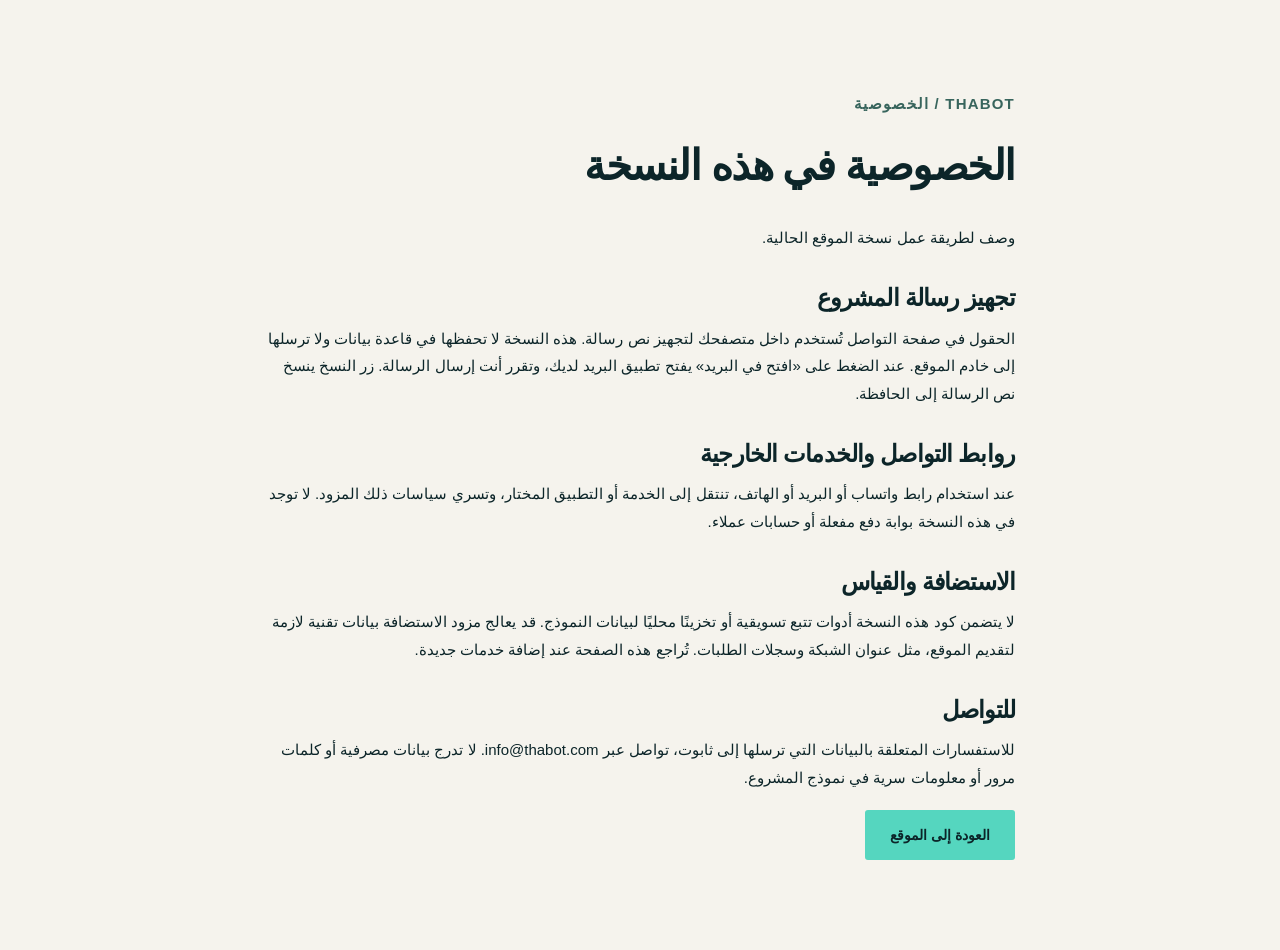
<file: privacy.html>
<!doctype html><html lang="ar" dir="rtl"><head><meta charset="utf-8"><meta name="viewport" content="width=device-width, initial-scale=1"><title>الخصوصية في هذه النسخة | Thabot</title><meta name="robots" content="noindex,follow"><link rel="icon" href="assets/favicon.svg" type="image/svg+xml"><link rel="stylesheet" href="css/style.css"></head><body><main class="privacy-page"><p class="eyebrow dark">THABOT / الخصوصية</p><h1>الخصوصية في هذه النسخة</h1><p>وصف لطريقة عمل نسخة الموقع الحالية.</p><h2>تجهيز رسالة المشروع</h2><p>الحقول في صفحة التواصل تُستخدم داخل متصفحك لتجهيز نص رسالة. هذه النسخة لا تحفظها في قاعدة بيانات ولا ترسلها إلى خادم الموقع. عند الضغط على «افتح في البريد» يفتح تطبيق البريد لديك، وتقرر أنت إرسال الرسالة. زر النسخ ينسخ نص الرسالة إلى الحافظة.</p><h2>روابط التواصل والخدمات الخارجية</h2><p>عند استخدام رابط واتساب أو البريد أو الهاتف، تنتقل إلى الخدمة أو التطبيق المختار، وتسري سياسات ذلك المزود. لا توجد في هذه النسخة بوابة دفع مفعلة أو حسابات عملاء.</p><h2>الاستضافة والقياس</h2><p>لا يتضمن كود هذه النسخة أدوات تتبع تسويقية أو تخزينًا محليًا لبيانات النموذج. قد يعالج مزود الاستضافة بيانات تقنية لازمة لتقديم الموقع، مثل عنوان الشبكة وسجلات الطلبات. تُراجع هذه الصفحة عند إضافة خدمات جديدة.</p><h2>للتواصل</h2><p>للاستفسارات المتعلقة بالبيانات التي ترسلها إلى ثابوت، تواصل عبر info@thabot.com. لا تدرج بيانات مصرفية أو كلمات مرور أو معلومات سرية في نموذج المشروع.</p><a class="button" href="./">العودة إلى الموقع</a></main></body></html>
</file>
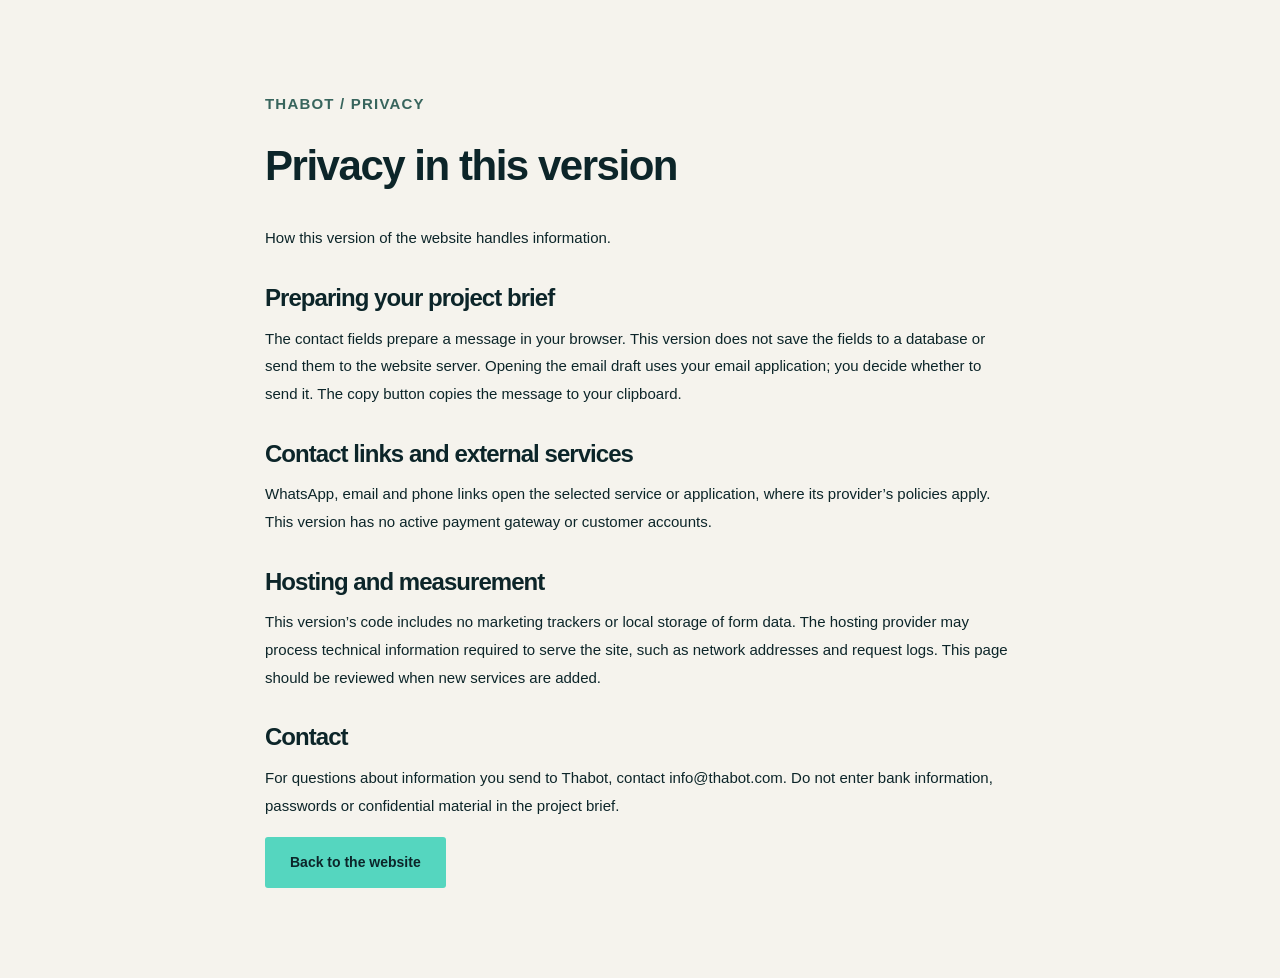
<file: en/privacy.html>
<!doctype html><html lang="en" dir="ltr"><head><meta charset="utf-8"><meta name="viewport" content="width=device-width, initial-scale=1"><title>Privacy in this version | Thabot</title><meta name="robots" content="noindex,follow"><link rel="icon" href="../assets/favicon.svg" type="image/svg+xml"><link rel="stylesheet" href="../css/style.css"></head><body><main class="privacy-page"><p class="eyebrow dark">THABOT / PRIVACY</p><h1>Privacy in this version</h1><p>How this version of the website handles information.</p><h2>Preparing your project brief</h2><p>The contact fields prepare a message in your browser. This version does not save the fields to a database or send them to the website server. Opening the email draft uses your email application; you decide whether to send it. The copy button copies the message to your clipboard.</p><h2>Contact links and external services</h2><p>WhatsApp, email and phone links open the selected service or application, where its provider’s policies apply. This version has no active payment gateway or customer accounts.</p><h2>Hosting and measurement</h2><p>This version’s code includes no marketing trackers or local storage of form data. The hosting provider may process technical information required to serve the site, such as network addresses and request logs. This page should be reviewed when new services are added.</p><h2>Contact</h2><p>For questions about information you send to Thabot, contact info@thabot.com. Do not enter bank information, passwords or confidential material in the project brief.</p><a class="button" href="./">Back to the website</a></main></body></html>
</file>
<file: css/style.css>
:root{--ink:#0c2529;--deep:#071d21;--teal:#55d6bf;--cream:#f5f3ed;--muted:#62716e;--line:#d8ddd6;--white:#fff;--gold:#d3ad68;--font:Tahoma,Arial,sans-serif}
*{box-sizing:border-box}html{scroll-behavior:smooth;scroll-padding-top:100px}body{margin:0;color:var(--ink);background:var(--cream);font:16px/1.85 var(--font);-webkit-font-smoothing:antialiased}h1,h2,h3,p{margin:0}h1,h2,h3{line-height:1.35;font-weight:700}h1,h2{text-wrap:balance;letter-spacing:-.035em}h2{font-size:clamp(30px,3.1vw,46px)}h3{font-size:21px}a{color:inherit;text-decoration:none}button,input,select,textarea{font:inherit}button,a{-webkit-tap-highlight-color:transparent}button{cursor:pointer}button:disabled{cursor:not-allowed}a:focus-visible,button:focus-visible,summary:focus-visible,input:focus-visible,select:focus-visible,textarea:focus-visible,[tabindex]:focus-visible{outline:3px solid #bb893f;outline-offset:5px}::selection{background:var(--teal);color:var(--ink)}.container{width:min(1220px,calc(100% - 100px));margin-inline:auto}.section{padding:112px 0}.eyebrow{display:flex;gap:11px;align-items:center;color:#9ed7cc;font-size:12px;letter-spacing:.08em;margin-bottom:24px;font-weight:700}.eyebrow.dark{color:#38655d}.signal{width:7px;height:7px;background:var(--teal);border-radius:50%;box-shadow:0 0 0 5px #55d6bf10}.muted{color:var(--muted)}.button{display:inline-flex;align-items:center;justify-content:center;gap:28px;border:1px solid transparent;border-radius:3px;padding:13px 24px;font-weight:700;font-size:14px;background:var(--teal);color:var(--ink);line-height:1.6;transition:background .2s,transform .2s}.button:hover{background:#78e7d2;transform:translateY(-2px)}.button span{font-size:22px;line-height:1}.button-small{padding:11px 20px;font-size:13px;gap:18px}.text-link{display:inline-flex;align-items:center;gap:18px;font-size:14px;font-weight:700;border-bottom:1px solid #849b94;padding:8px 0}.text-link:hover{color:var(--teal)}.dark-link:hover{color:#177360}.actions{display:flex;align-items:center;gap:28px;flex-wrap:wrap}.skip-link{position:fixed;top:12px;inset-inline-start:16px;z-index:1000;background:var(--teal);color:var(--ink);padding:12px 20px;transform:translateY(-160%)}.skip-link:focus{transform:none}
.site-header{position:relative;z-index:20;background:var(--ink);color:var(--cream);border-bottom:1px solid #ffffff15}.nav-wrap{display:flex;align-items:center;justify-content:space-between;min-height:100px;gap:34px}.brand{display:flex;align-items:center;gap:12px;flex-shrink:0}.brand-mark{width:42px;height:45px;border:1px solid #55d6bf70;color:var(--teal);display:flex;align-items:center;justify-content:center;font:700 31px/1 Arial;direction:ltr;position:relative}.brand-mark span{font-size:13px;align-self:flex-start;margin-top:9px}.brand-name{font-size:26px;font-weight:700;line-height:1.1}.brand-name small{display:block;font:10px/1.5 Arial,sans-serif;letter-spacing:3px;margin-top:5px}.nav-actions{display:flex;align-items:center;gap:30px}.language{font-size:12px;display:flex;gap:9px;align-items:center}#main-nav{display:flex;gap:28px;align-items:center;font-size:13px}#main-nav a{color:#c4d0cb;padding:8px 0;white-space:nowrap}#main-nav a:hover{color:var(--teal)}.menu-toggle{display:none}.hero{background:var(--ink);color:var(--cream);overflow:hidden}.hero-grid{display:grid;grid-template-columns:1fr 1fr;gap:80px;align-items:center;padding:86px 0 80px}.hero h1{font-size:clamp(42px,4.8vw,70px);line-height:1.4;margin-bottom:24px}.hero h1 span{color:var(--teal)}.hero-description{max-width:490px;color:#b4c8c1;font-size:17px;line-height:2;margin-bottom:32px}.hero-caption{display:flex;gap:12px;align-items:center;margin-top:48px;font-size:10px;color:#a9bcb5}.caption-line{width:30px;height:1px;background:var(--gold)}.caption-sep{color:var(--gold);margin:0 10px}.hero-bottom{border-top:1px solid #ffffff1a;display:flex;justify-content:space-between;align-items:center;min-height:86px;color:#a8c0b8;font-size:12px;gap:30px}.hero-bottom>span{color:var(--gold)}.hero-bottom>div{display:flex;gap:28px}.hero-bottom i{font-style:normal;color:#477067}.hero-bottom>a{display:flex;align-items:center;justify-content:center;border:1px solid #ffffff30;border-radius:50%;height:34px;width:34px;color:var(--teal)}
.demo-stage{position:relative;min-width:0;padding:25px 0}.demo-orbit{position:absolute;width:510px;height:510px;inset-inline-start:-30px;top:-30px;border:1px solid #55d6bf17;border-radius:50%;pointer-events:none}.demo-orbit:before,.demo-orbit:after{content:"";position:absolute;inset:38px;border:1px solid #55d6bf12;border-radius:50%}.demo-orbit:after{inset:76px}.workspace-demo{position:relative;background:#f7f9f4;border:1px solid #739c8b;border-radius:8px;overflow:hidden;color:var(--ink);box-shadow:0 26px 70px #00100e55;transform:rotate(-1.5deg)}[dir=ltr] .workspace-demo{transform:rotate(1.5deg)}.demo-top{display:flex;align-items:center;justify-content:space-between;padding:20px 23px;border-bottom:1px solid #dae2d9;gap:12px}.demo-brand{display:flex;align-items:center;gap:11px;font-size:12px;font-weight:700}.mini-mark{display:flex;align-items:center;justify-content:center;width:35px;height:35px;background:var(--ink);color:var(--teal);font:700 20px/1 Arial;direction:ltr;border-radius:4px}.demo-brand small{display:block;color:#6e7f75;font-size:9px;font-weight:400;margin-top:2px}.demo-label{font-size:9px;border:1px solid #d4b875;padding:3px 9px;color:#806427;border-radius:3px;white-space:nowrap}.demo-tabs{display:flex;gap:5px;background:#edf1e9;padding:8px 20px}.demo-tabs button{flex:1;border:0;background:transparent;font-size:11px;padding:9px 5px;border-radius:3px;color:#5e7268}.demo-tabs button[aria-selected=true]{background:white;color:var(--ink);box-shadow:0 2px 4px #10231810;font-weight:700}#demo-panel{min-height:300px;padding:25px 23px 0}.demo-heading{display:flex;align-items:center;gap:13px;margin-bottom:22px}.document-icon{background:#e0eee4;border:1px solid #c1d6c7;border-radius:6px;color:#326d50;width:41px;height:46px;display:flex;align-items:center;justify-content:center;font-size:29px}.demo-heading p{font-size:10px;color:#657c6e;margin-bottom:3px}.demo-heading h2{font-size:15px;letter-spacing:0;line-height:1.8}.demo-items{padding:0;margin:0;list-style:none;display:grid;gap:8px}.demo-items>div,.demo-items>li{display:flex;gap:12px;align-items:center;justify-content:space-between;padding:11px 13px;border:1px solid #dfe7dd;background:#fff;border-radius:4px;font-size:11px}.demo-item-number{font:11px/1 Arial;color:#809a87}.demo-item>div{display:flex;flex:1;justify-content:space-between;align-items:center;gap:10px}.demo-items small{color:#567565;font-size:9px;background:#edf4ed;padding:2px 7px;white-space:nowrap}.demo-bottom{display:flex;align-items:center;gap:8px;padding:19px 0}.demo-bottom p{font-size:9px;color:#60796a}.review-dot{width:6px;height:6px;background:#b19047;border-radius:50%;flex-shrink:0}.demo-disclaimer{text-align:center;font-size:9px;margin-top:22px;color:#a2bbb2;position:relative}
.intro-grid{display:grid;grid-template-columns:1fr 1.15fr;gap:110px}.intro-copy .lead{font-size:22px;line-height:1.9;margin-bottom:22px;color:#203c37}.intro-copy>p+ p{font-size:15px;color:var(--muted);margin-bottom:25px}.employee-section{background:#e8ece3}.employee-grid{display:grid;grid-template-columns:1fr 1.18fr;gap:120px}.employee-heading{position:relative}.outline-number{position:absolute;top:7px;inset-inline-end:0;opacity:.28;color:transparent;-webkit-text-stroke:1px #809784;font:100px/1 Arial;letter-spacing:-9px}.employee-heading h2{position:relative;margin:20px 0 22px}.employee-heading>p:not(.eyebrow){font-size:15px;color:#50675c}.status-label{display:inline-flex;align-items:center;gap:8px;border:1px solid #b5c4b3;color:#526d59;font-size:10px;padding:6px 11px;margin-top:25px}.status-label>span{height:5px;width:5px;background:#768d60;border-radius:50%}.employee-features article{display:flex;gap:28px;padding:26px 0;border-bottom:1px solid #cad4c5}.employee-features article:first-child{padding-top:0}.feature-index{font:12px/2 Arial;color:#7a8e78}.employee-features h3{margin-bottom:8px;font-size:20px}.employee-features p{font-size:14px;color:#596b5b}.governance-note{display:flex;gap:17px;padding:23px 0 0}.governance-note>span{font-size:30px;color:#678965;line-height:1.2}.governance-note p{font-size:11px}.section-top{display:flex;justify-content:space-between;align-items:flex-end;gap:60px;margin-bottom:52px}.section-top>p{color:var(--muted);font-size:14px;max-width:400px}.service{border-top:1px solid #cdd6cb}.service:last-child{border-bottom:1px solid #cdd6cb}.service summary{display:grid;grid-template-columns:52px 1.4fr 1fr 30px;align-items:center;gap:22px;cursor:pointer;list-style:none;padding:28px 0}.service summary::-webkit-details-marker{display:none}.service-number{font:12px Arial;color:#678370}.service-title{font-size:22px;font-weight:700}.service-title small{display:block;font:9px/1.8 Arial;letter-spacing:1.4px;color:#71846f;margin-top:4px}.service-short{font-size:13px;color:#6c7b6d}.expand{font-size:26px;font-weight:400;color:#48755c;transition:transform .2s}.service[open] .expand{transform:rotate(45deg)}.service-body{padding:0 74px 30px;max-width:900px}.service-body>p{font-size:14px;color:#5d7062;margin-bottom:18px}.service-tags{display:flex;gap:8px;flex-wrap:wrap;margin-bottom:12px}.service-tags span{border:1px solid #ccd8c9;padding:2px 12px;font-size:10px;color:#53715a}.service-body .text-link{font-size:12px}.approach-section{background:var(--ink);color:var(--cream)}.approach-section .section-top>p{color:#a6beb5}.approach-list{padding:0;margin:65px 0 0;list-style:none;display:grid;grid-template-columns:repeat(4,1fr);gap:40px}.approach-list li{border-top:1px solid #496458;padding-top:22px}.approach-list li>span{font-size:11px;color:var(--gold)}.approach-list h3{font-size:19px;margin:20px 0 13px}.approach-list p{font-size:13px;color:#a8beb3}.vision-grid{display:grid;grid-template-columns:1fr 1fr;align-items:center;gap:110px}.vision-copy>p:not(.eyebrow){font-size:15px;margin:23px 0}.vision-copy>p.muted{font-size:11px;line-height:1.9}.vision-art{background:#e4e7dd;min-height:390px;border:1px solid #d3d9cb;position:relative;overflow:hidden;display:flex;align-items:center;justify-content:center;direction:ltr}.vision-art-label{position:absolute;top:25px;left:28px;font:9px Arial;letter-spacing:2px;color:#70836c}.building-lines{width:220px;height:220px;transform:skewY(-15deg);border-inline:1px solid #92a98b;border-top:1px solid #92a98b;position:relative}.building-lines:after{content:"";height:100%;width:74px;border:1px solid #92a98b;position:absolute;left:100%;top:-21px;transform:skewY(30deg);background:#99b4920c}.building-lines i{display:block;height:36px;border-bottom:1px solid #a0b496;background:repeating-linear-gradient(90deg,transparent 0px,transparent 24px,#a2b89877 25px,#a2b89877 26px)}.vision-art:after{content:"";width:380px;height:380px;position:absolute;border:1px solid #bccbb4;border-radius:50%;top:100px;left:-120px;pointer-events:none}.art-caption{position:absolute;bottom:24px;right:28px;font-size:10px;letter-spacing:1px;color:#677b5f}.contact-section{background:#e8ece3}.contact-grid{display:grid;grid-template-columns:1fr 1fr;gap:110px}.contact-grid h2{margin-bottom:23px}.contact-grid>div>p:not(.eyebrow){font-size:14px;color:#5a6f5d}.contact-channels{margin-top:42px}.contact-channels a{display:flex;align-items:center;gap:14px;padding:19px 0;border-bottom:1px solid #cbd6c5;font-size:11px}.contact-channels a strong{font:500 15px Arial;margin-inline-start:auto}.contact-channels a>span:last-child{font-size:22px;color:#527b60}.contact-grid>div>p.contact-note{font-size:10px;margin-top:18px;color:#687d65}.brief-form{padding:32px;background:#f7f8f1;border:1px solid #cdd6c7}.brief-form h3{font-size:22px}.form-intro{font-size:11px;color:#63775e;margin:8px 0 23px}.brief-form label{display:block;font-size:11px;font-weight:700;margin-bottom:14px}.form-grid{display:grid;grid-template-columns:1fr 1fr;gap:14px}input,select,textarea{width:100%;display:block;padding:10px 11px;border:1px solid #c7d2c0;background:#fff;border-radius:2px;color:var(--ink);margin-top:7px;font-size:12px;line-height:1.6}textarea{resize:vertical;min-height:90px}input::placeholder,textarea::placeholder{color:#84917d}select{min-height:42px}.privacy-note{font-size:10px;line-height:1.9;color:#6c7c63;margin-bottom:18px}.privacy-note a{text-decoration:underline}.brief-form .button{width:100%;justify-content:space-between}.form-status{font-size:12px;color:#335f45;margin-top:15px}.brief-result{padding-top:20px;border-top:1px solid #cdd6c7;margin-top:20px}.brief-result .actions{gap:14px}.brief-result .button{width:auto}.copy-button{border:1px solid #92ad9b;padding:10px 15px;background:transparent;color:var(--ink);font-size:12px}.site-footer{background:var(--deep);color:#afc3b9}.footer-top{display:flex;align-items:center;gap:50px;padding:48px 0;border-bottom:1px solid #ffffff17}.footer-top .brand{color:var(--cream)}.footer-top>p{font-size:14px}.back-top{margin-inline-start:auto;font-size:12px}.back-top span{margin-inline-start:20px;color:var(--teal)}.footer-bottom{display:flex;justify-content:space-between;padding:25px 0;gap:25px;font-size:10px;color:#98afa3}.footer-bottom>span:last-child{font:11px Arial}.privacy-page{max-width:800px;margin:0 auto;padding:90px 25px}.privacy-page h1{font-size:42px;margin-bottom:30px}.privacy-page h2{font-size:24px;margin:30px 0 10px}.privacy-page p{margin-bottom:18px;font-size:15px}.privacy-page a{text-decoration:underline}.privacy-page .button{text-decoration:none}.privacy-page .eyebrow{margin-bottom:20px}
[dir=ltr] .hero h1{font-size:clamp(43px,4.8vw,68px);line-height:1.15;letter-spacing:-.045em}[dir=ltr] .hero-description{line-height:1.8;font-size:16px}[dir=ltr] .brand-name{font:700 22px Arial;letter-spacing:1px}[dir=ltr] .brand-name small{font:12px Tahoma;letter-spacing:0}[dir=ltr] h2{letter-spacing:-.04em}[dir=ltr] .demo-heading h2{font-size:15px}[dir=ltr] .demo-items small{font-size:8px}[dir=ltr] .employee-heading>p:not(.eyebrow){font-size:14px}
@media(min-width:1500px){.hero-grid{padding-top:110px;padding-bottom:100px}}
@media(max-width:1100px){.container{width:calc(100% - 60px)}.hero-grid{gap:40px}.nav-wrap{gap:22px}#main-nav{gap:18px}.nav-actions{gap:18px}.intro-grid,.employee-grid,.vision-grid,.contact-grid{gap:60px}.hero h1{font-size:50px}.hero-caption{font-size:9px}.service-short{font-size:12px}.demo-label{font-size:8px}.demo-top{padding-inline:17px}#demo-panel{padding-inline:17px}}
@media(max-width:959px){.container{width:calc(100% - 48px)}.section{padding:80px 0}.nav-wrap{min-height:84px;gap:20px;flex-wrap:wrap;padding-block:18px}.brand-name{font-size:22px}.brand-mark{width:35px;height:39px;font-size:26px}.nav-actions{margin-inline-start:auto}.nav-actions>.button{display:none}.language{font-size:12px}.js .menu-toggle{display:flex;background:none;border:1px solid #648379;flex-direction:column;justify-content:center;gap:6px;width:38px;height:38px;padding:8px;order:3}.menu-toggle span{height:1px;background:#d4e2d8;width:100%}#main-nav{width:100%;order:4;justify-content:space-between}.js #main-nav{display:none}.js #main-nav.is-open{display:flex;padding:18px 0 5px}.hero-grid{grid-template-columns:1fr 1fr;gap:32px;padding:55px 0 50px}.hero h1{font-size:42px}.hero-description{font-size:14px}.hero-copy .actions{gap:16px}.hero-copy .button{font-size:12px;padding:12px 16px;gap:16px}.hero-copy .text-link{font-size:12px}.hero-caption{margin-top:30px;font-size:9px;line-height:1.9}.hero-bottom{font-size:10px}.hero-bottom>div{gap:17px}.demo-top{padding:14px 12px}.demo-brand{font-size:10px;gap:7px}.demo-brand small{font-size:8px}.demo-label{font-size:7px;padding:2px 5px}.mini-mark{width:28px;height:30px;font-size:17px}.demo-tabs{padding:7px}.demo-tabs button{font-size:9px;padding:7px 2px}#demo-panel{padding:18px 12px 0;min-height:275px}.demo-heading{gap:8px}.demo-heading h2{font-size:12px}.demo-heading p{font-size:8px}.document-icon{width:30px;height:37px;font-size:24px}.demo-items>li,.demo-items>div{padding:9px 8px;font-size:9px;gap:7px}.demo-items small{font-size:7px;padding:2px 4px}.demo-bottom p{font-size:8px}.demo-disclaimer{font-size:8px}.intro-grid,.employee-grid,.vision-grid,.contact-grid{gap:40px}.intro-copy .lead{font-size:19px}.intro-copy>p+p{font-size:14px}.outline-number{font-size:75px}.service summary{grid-template-columns:36px 1.4fr 1fr 20px;gap:16px}.service-title{font-size:19px}.service-body{padding-inline:52px}.approach-list{gap:25px}.approach-list h3{font-size:16px}.approach-list p{font-size:12px}.brief-form{padding:23px}.contact-channels a strong{font-size:13px}.vision-art{min-height:350px}.building-lines{width:170px;height:220px}.section-top>p{font-size:12px}}
@media(max-width:680px){.container{width:calc(100% - 40px)}.section{padding:65px 0}h2{font-size:31px}.eyebrow{font-size:10px;margin-bottom:20px}.hero-grid{grid-template-columns:1fr;gap:34px;padding-top:45px;padding-bottom:32px}.hero h1{font-size:49px}.hero-description{font-size:15px;max-width:430px}.hero-copy .button{font-size:13px;padding:13px 20px}.hero-copy .text-link{font-size:13px}.hero-caption{margin-top:30px;font-size:9px}.demo-stage{padding:15px 7px;max-width:490px;width:100%;justify-self:center}.demo-top{padding:17px}.demo-brand{font-size:12px}.demo-brand small{font-size:9px}.demo-label{font-size:8px;padding:3px 7px}.mini-mark{width:32px;height:34px}.demo-tabs{padding:8px 14px}.demo-tabs button{font-size:11px;padding:8px}#demo-panel{padding:22px 18px 0;min-height:290px}.demo-heading h2{font-size:14px}.demo-heading p{font-size:9px}.document-icon{width:36px;height:42px}.demo-items>li,.demo-items>div{font-size:10px;padding:11px 9px}.demo-items small{font-size:8px;padding:2px 5px}.demo-bottom p{font-size:9px}.demo-disclaimer{font-size:8px;margin-top:18px}.demo-orbit{width:420px;height:420px;inset-inline-start:-30px;top:-30px}.hero-bottom{min-height:80px;gap:10px}.hero-bottom>span{display:none}.hero-bottom>div{gap:13px;font-size:9px}.intro-grid,.employee-grid,.vision-grid,.contact-grid{grid-template-columns:1fr;gap:35px}.intro-copy .lead{font-size:19px}.employee-features article{gap:21px}.employee-heading{max-width:520px}.outline-number{font-size:92px;inset-inline-end:10px}.section-top{display:block;margin-bottom:30px}.section-top>p{margin-top:22px;font-size:13px}.service summary{grid-template-columns:25px 1fr 20px;gap:13px;padding:25px 0}.service-short{display:none}.service-title{font-size:19px}.service-title small{font-size:8px}.service-body{padding:0 38px 25px 0}.service-body>p{font-size:13px}[dir=ltr] .service-body{padding:0 0 25px 38px}.approach-list{grid-template-columns:1fr 1fr;gap:30px;margin-top:40px}.approach-list h3{font-size:17px}.approach-list p{font-size:12px}.vision-art{min-height:340px;order:2}.vision-copy>p:not(.eyebrow){font-size:14px}.contact-grid{gap:40px}.contact-channels{margin-top:28px}.contact-channels a strong{font-size:15px}.brief-form{padding:24px}.footer-top{flex-wrap:wrap;gap:23px;padding:35px 0}.footer-top>p{font-size:12px}.back-top{font-size:10px}.footer-bottom{flex-wrap:wrap;font-size:9px;gap:14px}.footer-bottom>span:last-child{width:100%;font-size:10px}.privacy-page{padding-top:55px}.privacy-page h1{font-size:33px}[dir=ltr] .hero h1{font-size:48px}[dir=ltr] .demo-heading h2{font-size:13px}}
@media(max-width:360px){.container{width:calc(100% - 30px)}.hero h1{font-size:42px}.hero-copy .actions{gap:14px}.hero-copy .button{font-size:12px;padding:12px 14px}.demo-items>li,.demo-items>div{font-size:9px}.demo-items small{font-size:7px}.form-grid{grid-template-columns:1fr}.brief-form{padding:18px}.service-title{font-size:17px}.demo-label{font-size:7px}.demo-heading h2{font-size:12px}}
@media(prefers-reduced-motion:reduce){html{scroll-behavior:auto}*,*:before,*:after{animation:none!important;transition:none!important}.button:hover{transform:none}}
[hidden]{display:none!important}
/* Descriptions wrap so the illustrative workspace remains readable on phones. */
.demo-item>div{min-width:0;flex-direction:column;align-items:flex-start;gap:2px}.demo-item span{font-weight:700}.demo-item small{white-space:normal;min-width:0;line-height:1.6;background:transparent;padding:0;font-size:10px;color:#63796a}[dir=ltr] .demo-item small{font-size:10px}.demo-item-number{align-self:flex-start;margin-top:5px}.demo-items>.demo-item{align-items:flex-start}
</file>
